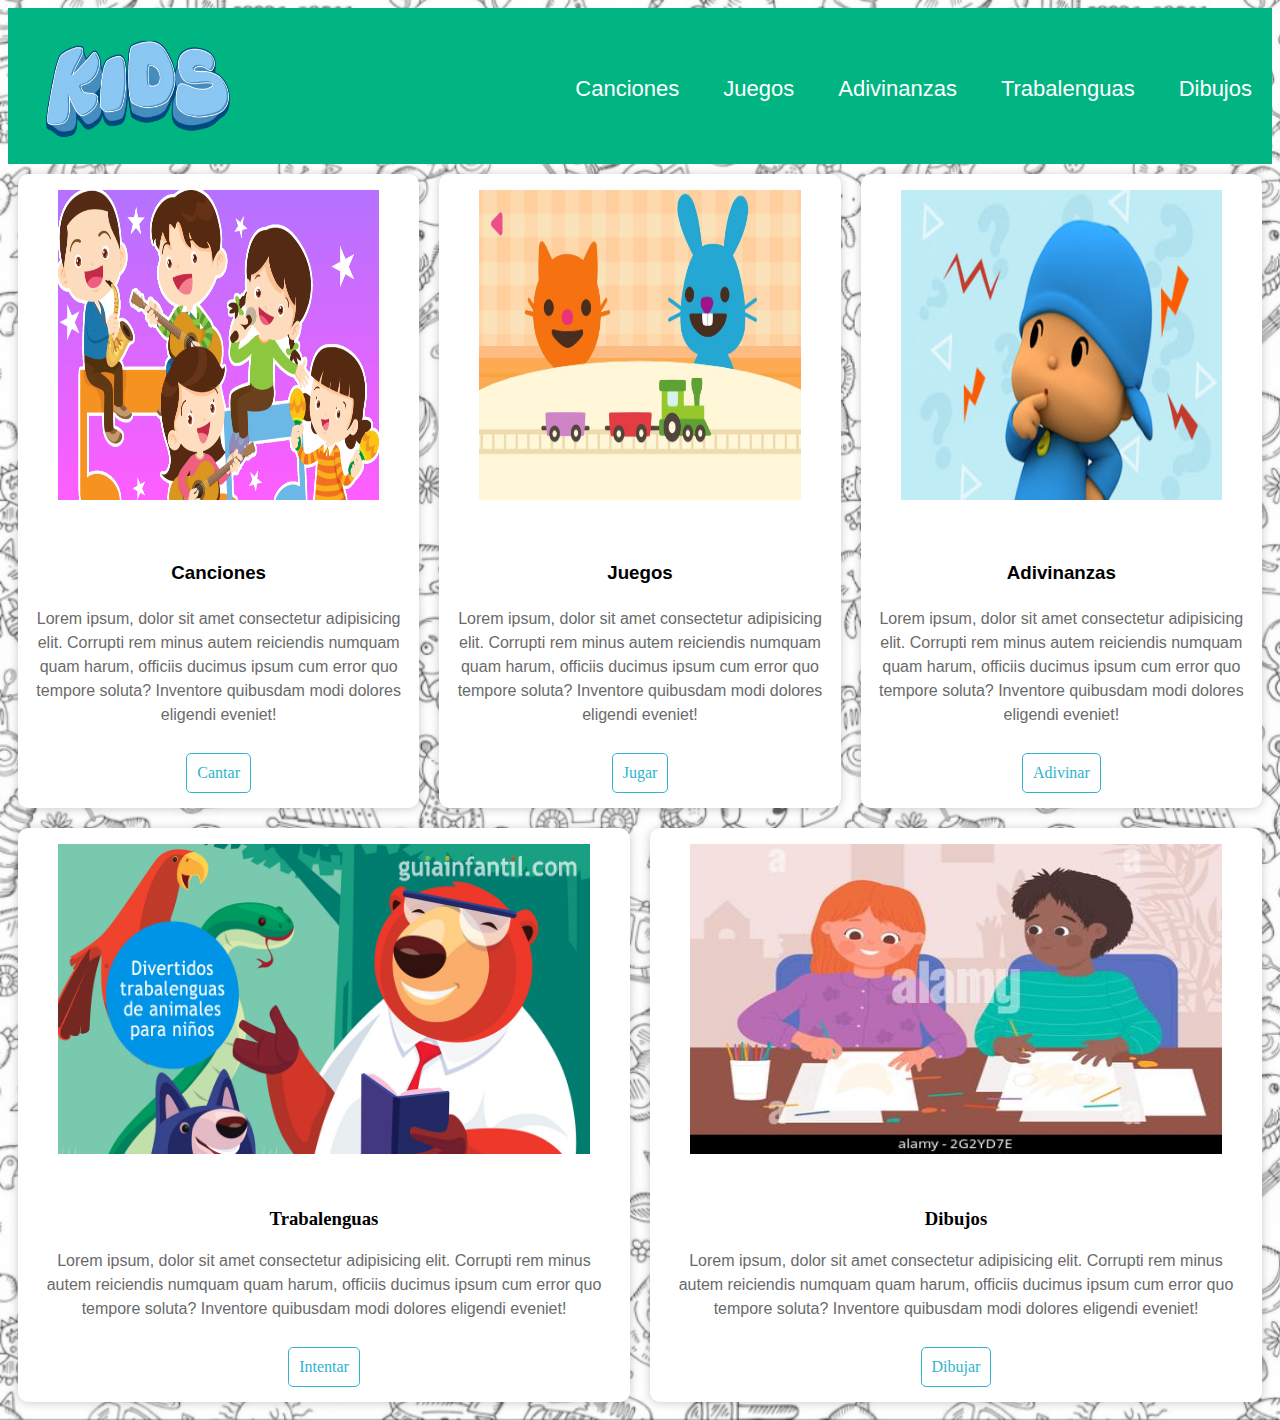
<file: index.html>
<!DOCTYPE html>
<html lang="en">
<head>
    <meta charset="UTF-8">
    <meta name="viewport" content="width=device-width, initial-scale=1.0">
    <title>Kids</title>
    <link rel="stylesheet" href="style.css">
</head>
<body>

    <div class="nav">
            <header>
                <img src="logo.png" >
                <ul>
                    <li><a href="canciones.html">Canciones</a></li>
                    <li><a href="Juegos.html">Juegos</a></li>
                    <li><a href="adivinanza/adivinanza.html">Adivinanzas</a></li>
                    <li><a href="Trabalenguas/traba.html">Trabalenguas</a></li>
                    <li><a href="dibujo/dibujo.html">Dibujos</a></li>
                </ul>
            </header>
    </div>

    <div class="container">

        <div class="card">
            <figure>
                <img src="canciones.jpg">
            </figure>
            <div class="contenido">
                <h3>Canciones</h3>
                <p>Lorem ipsum, dolor sit amet consectetur adipisicing elit. Corrupti rem minus autem reiciendis numquam quam harum, officiis ducimus ipsum cum error quo tempore soluta? Inventore quibusdam modi dolores eligendi eveniet!</p>
                <a href="canciones.html">Cantar</a>
            </div>
        </div>

        <div class="card">
            <figure>
                <img src="juegos.jpg" >
            </figure>
            <div class="contenido">
                <h3>Juegos</h3>
                <p>Lorem ipsum, dolor sit amet consectetur adipisicing elit. Corrupti rem minus autem reiciendis numquam quam harum, officiis ducimus ipsum cum error quo tempore soluta? Inventore quibusdam modi dolores eligendi eveniet!</p>
                <a href="Juegos.html">Jugar</a>
            </div>
        </div>

        <div class="card">
            <figure>
                <img src="adivinanzas.jpg" >
            </figure>
            <div class="contenido">
                <h3>Adivinanzas</h3>
                <p>Lorem ipsum, dolor sit amet consectetur adipisicing elit. Corrupti rem minus autem reiciendis numquam quam harum, officiis ducimus ipsum cum error quo tempore soluta? Inventore quibusdam modi dolores eligendi eveniet!</p>
                <a href="adivinanza/adivinanza.html">Adivinar</a>
            </div>
        </div>

    </div>

    <div class="container-2">
        <div class="card-2">
            <figure>
                <img src="trabalenguas.jpg" >
            </figure>
            <div class="contenido-2">
                <h3>Trabalenguas</h3>
                <p>Lorem ipsum, dolor sit amet consectetur adipisicing elit. Corrupti rem minus autem reiciendis numquam quam harum, officiis ducimus ipsum cum error quo tempore soluta? Inventore quibusdam modi dolores eligendi eveniet!</p>
                <a href="Trabalenguas/traba.html">Intentar</a>
            </div>
        </div>

        <div class="card-2">
            <figure>
                <img src="dibujo.jpg" >
            </figure>
            <div class="contenido-2">
                <h3>Dibujos</h3>
                <p>Lorem ipsum, dolor sit amet consectetur adipisicing elit. Corrupti rem minus autem reiciendis numquam quam harum, officiis ducimus ipsum cum error quo tempore soluta? Inventore quibusdam modi dolores eligendi eveniet!</p>
                <a href="dibujo/dibujo.html">Dibujar</a>
            </div>
        </div>
    </div>
</body>
</html>
</file>
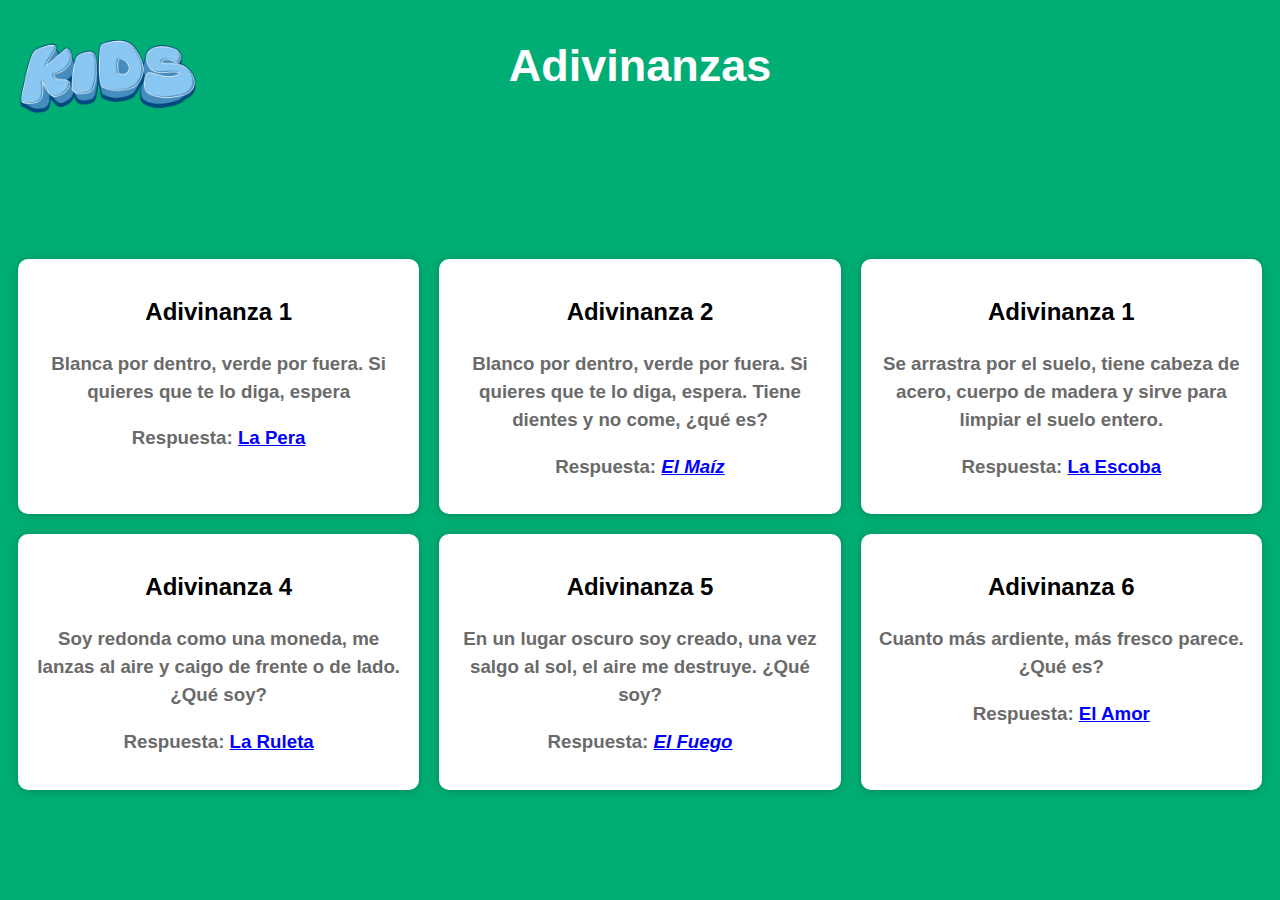
<file: adivinanza.html>
<!DOCTYPE html>
<html lang="en">
<head>
    <meta charset="UTF-8">
    <meta name="viewport" content="width=device-width, initial-scale=1.0">
    <title>Document</title>
    <link rel="stylesheet" href="adivinanza.css">
</head>
<body>

    <div class="log">
        <center><h1>Adivinanzas</h1></center>
        <img src="logo.png" >
    </div>

    <div class="content">
        
        <div class="adi">
            <div class="adiv-1">
                <h2>Adivinanza 1</h2>
                <p><h3>Blanca por dentro, verde por fuera. Si quieres que te lo diga, espera</h3></p>
                <p><h3>Respuesta: <span>La Pera</span></h3></p>
            </div>
        </div>

        <div class="adi">
            <div class="adiv-1">
                <h2>Adivinanza 2</h2>
                <p><h3>Blanco por dentro, verde por fuera. Si quieres que te lo diga, espera. Tiene dientes y no come, ¿qué es?</h3></p>
                <p><h3>Respuesta: <span><Em>El Maíz</Em></span></h3></p>
            </div>
        </div>

        <div class="adi">
            <div class="adiv-1">
                <h2>Adivinanza 1</h2>
                <p><h3>Se arrastra por el suelo, tiene cabeza de acero, cuerpo de madera y sirve para limpiar el suelo entero.</h3></p>
                <p><h3>Respuesta: <span>La Escoba</span></h3></p>
            </div>
        </div>

    </div>

    <div class="content">
        
        <div class="adi">
            <div class="adiv-1">
                <h2>Adivinanza 4</h2>
                <p><h3>Soy redonda como una moneda, me lanzas al aire y caigo de frente o de lado. ¿Qué soy?</h3></p>
                <p><h3>Respuesta: <span>La Ruleta</span></h3></p>
            </div>
        </div>

        <div class="adi">
            <div class="adiv-1">
                <h2>Adivinanza 5</h2>
                <p><h3>En un lugar oscuro soy creado, una vez salgo al sol, el aire me destruye. ¿Qué soy?</h3></p>
                <p><h3>Respuesta: <span><Em>El Fuego</Em></span></h3></p>
            </div>
        </div>

        <div class="adi">
            <div class="adiv-1">
                <h2>Adivinanza 6</h2>
                <p><h3>Cuanto más ardiente, más fresco parece. ¿Qué es?</h3></p>
                <p><h3>Respuesta: <span>El Amor</span></h3></p>
            </div>
        </div>

    </div>

</body>
</html>
</file>
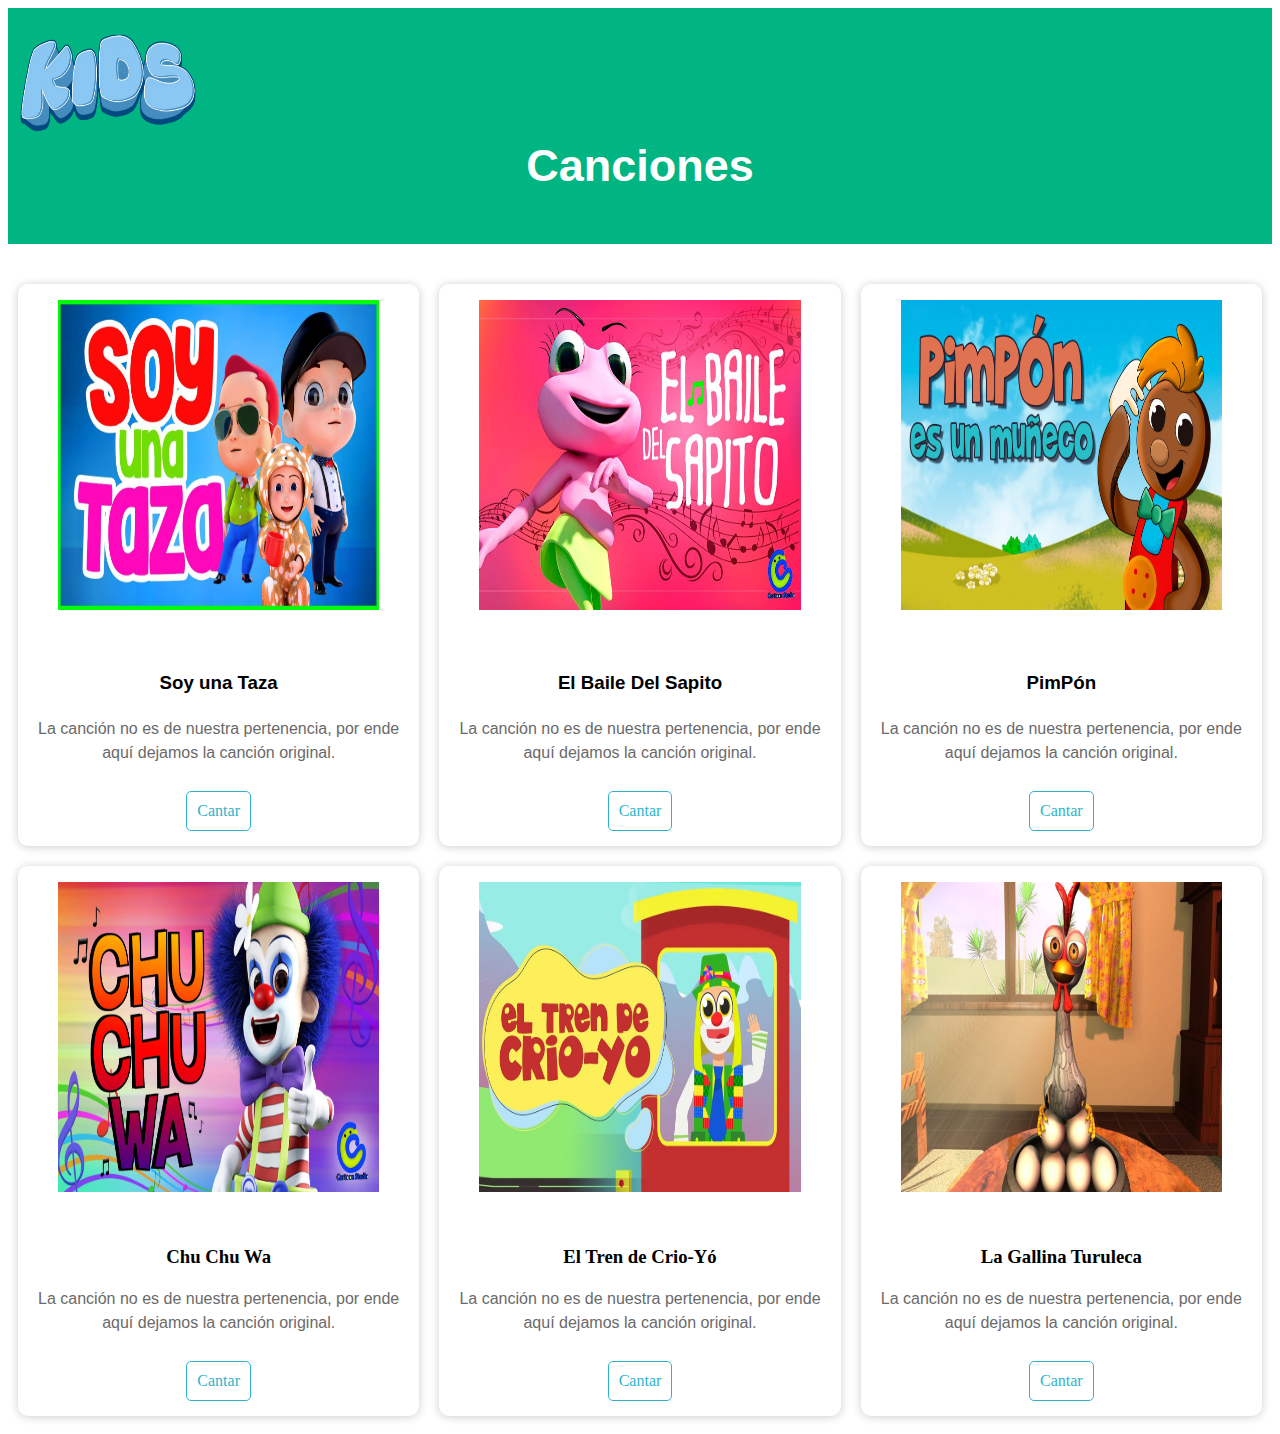
<file: canciones.html>
<!DOCTYPE html>
<html lang="en">
<head>
    <meta charset="UTF-8">
    <meta name="viewport" content="width=device-width, initial-scale=1.0">
    <title>Document</title>
    <link rel="stylesheet" href="canciones.css">
</head>
<body>
    <div class="logo">
        <a href="index.html"><img src="logo.png" ></a>
        <center><h1>Canciones</h1></center>
    </div>
    
    <div class="container">

        <div class="card">
            <figure>
                <img src="Cancion-1.jpg">
            </figure>
            <div class="contenido">
                <h3>Soy una Taza</h3>
                <p>La canción no es de nuestra pertenencia, por ende aquí dejamos la canción original.</p>
                <a href="https://www.youtube.com/watch?app=desktop&v=HkEboBOJ6kM">Cantar</a>
            </div>
        </div>

        <div class="card">
            <figure>
                <img src="cancion-2.jpg" >
            </figure>
            <div class="contenido">
                <h3>El Baile Del Sapito</h3>
                <p>La canción no es de nuestra pertenencia, por ende aquí dejamos la canción original.</p>
                <a href="https://www.youtube.com/watch?v=mrxTQZW9b08&list=PL3oAQyb9tbOez1C4ZcEmlWJ8VnTMzsBAs&index=1">Cantar</a>
            </div>
        </div>

        <div class="card">
            <figure>
                <img src="canción-3.jpg" >
            </figure>
            <div class="contenido">
                <h3>PimPón</h3>
                <p>La canción no es de nuestra pertenencia, por ende aquí dejamos la canción original.</p>
                <a href="https://www.youtube.com/watch?v=vHc8ZYMGn7c">Cantar</a>
            </div>
        </div>

    </div>

    <div class="container-2">

        <div class="card-2">
            <figure>
                <img src="canción-4.jpg">
            </figure>
            <div class="contenido-2">
                <h3>Chu Chu Wa</h3>
                <p>La canción no es de nuestra pertenencia, por ende aquí dejamos la canción original.</p>
                <a href="https://www.youtube.com/watch?v=bwl5ohtqmfQ">Cantar</a>
            </div>
        </div>

        <div class="card-2">
            <figure>
                <img src="canción-5.jpg" >
            </figure>
            <div class="contenido-2">
                <h3>El Tren de Crio-Yó</h3>
                <p>La canción no es de nuestra pertenencia, por ende aquí dejamos la canción original.</p>
                <a href="https://www.youtube.com/watch?v=Xwsrzwx4iMw">Cantar</a>
            </div>
        </div>

        <div class="card-2">
            <figure>
                <img src="cancion-6.jpg" >
            </figure>
            <div class="contenido-2">
                <h3>La Gallina Turuleca</h3>
                <p>La canción no es de nuestra pertenencia, por ende aquí dejamos la canción original.</p>
                <a href="https://www.youtube.com/watch?app=desktop&v=XQaKFU3Fh_M">Cantar</a>
            </div>
        </div>

</body>
</html>
</file>
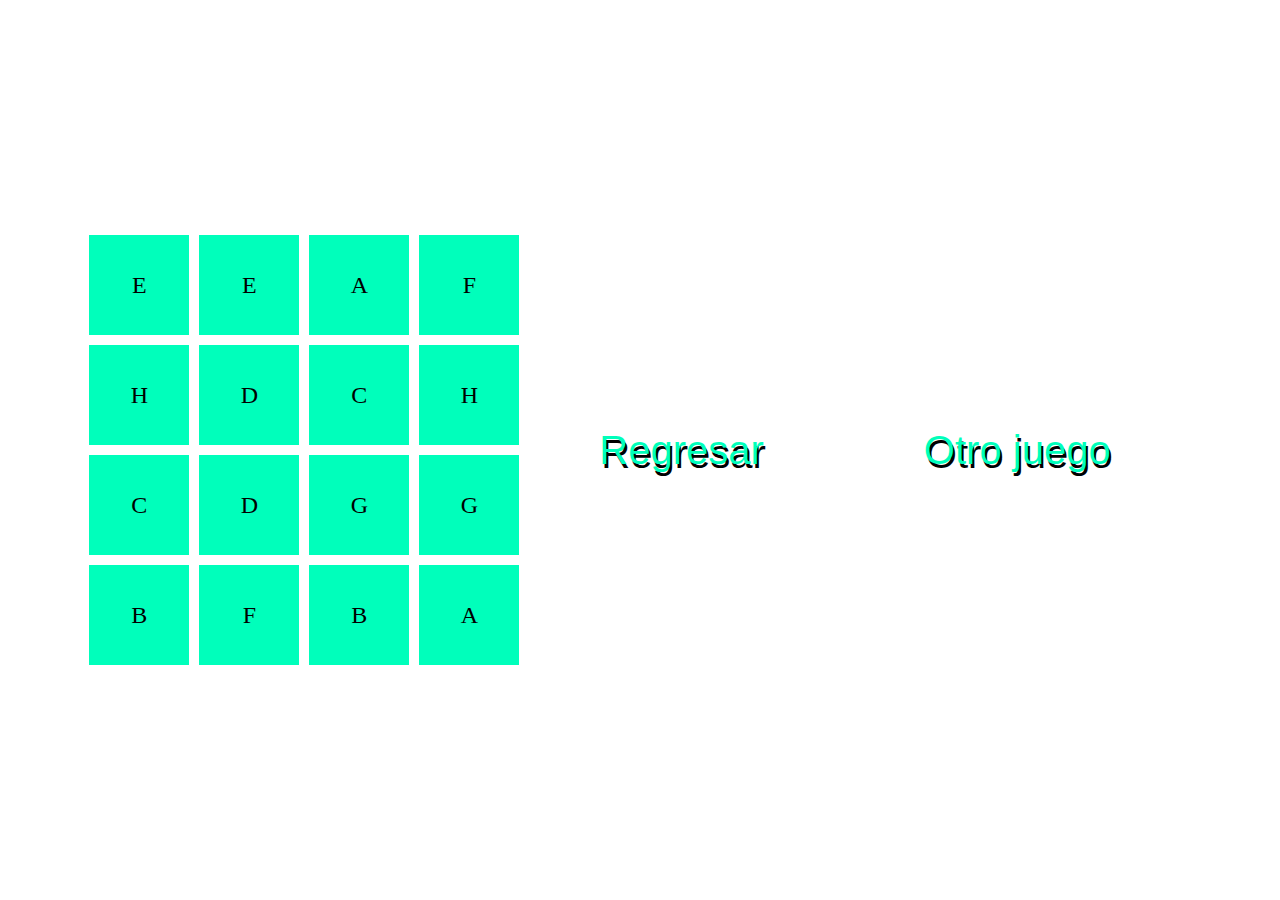
<file: Juegos.html>
<!DOCTYPE html>
<html lang="en">
<head>
  <meta charset="UTF-8">
  <meta name="viewport" content="width=device-width, initial-scale=1.0">
  <title>Juego de Memoria</title>
  <link rel="stylesheet" href="juegos.css">
</head>
<body>
  <div id="memory-board"></div>

  <a href="index.html">Regresar</a>
  <a href="juego-2.html">Otro juego</a>
  <script src="juegos.js"></script>
</body>
</html>
</file>
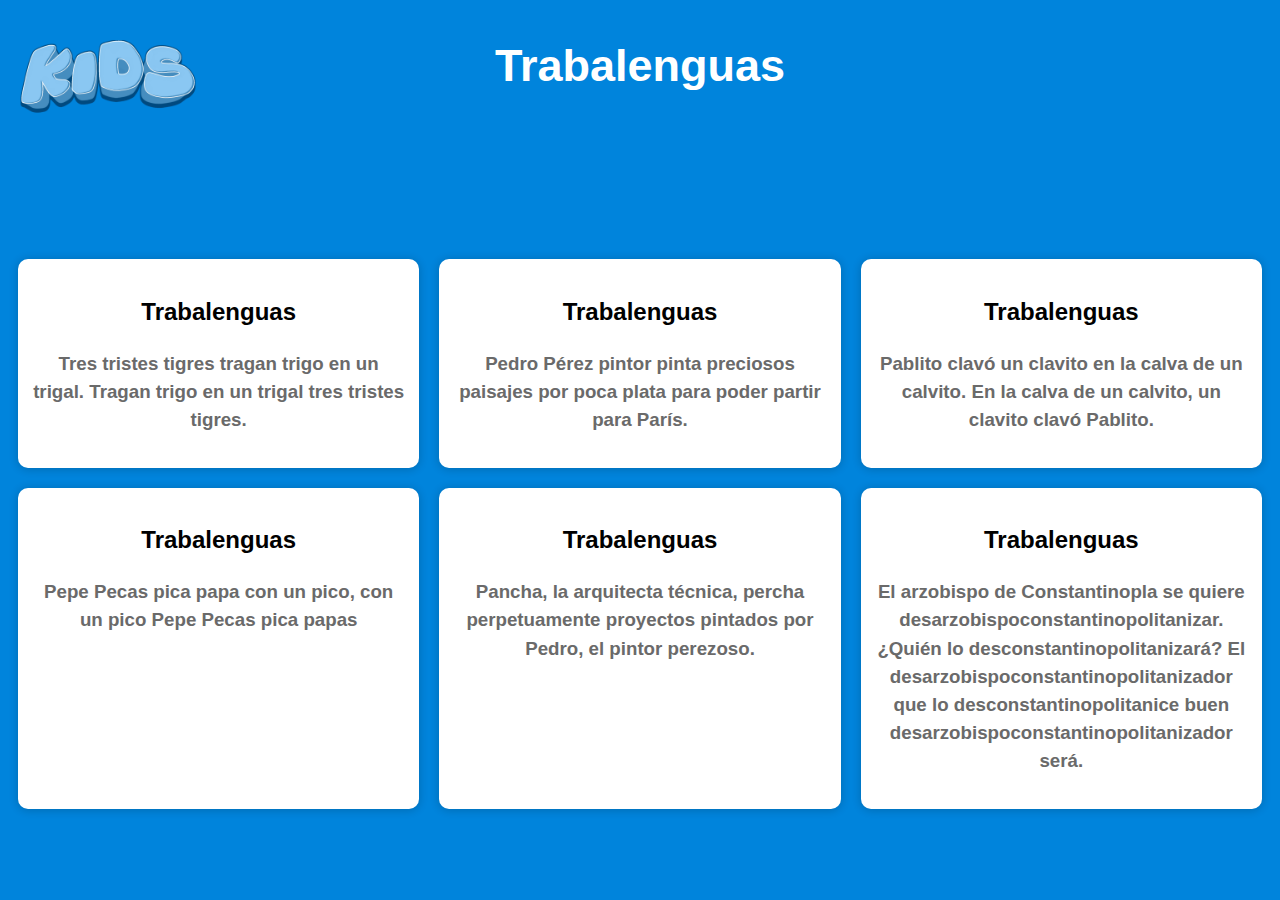
<file: traba.html>
<!DOCTYPE html>
<html lang="en">
<head>
    <meta charset="UTF-8">
    <meta name="viewport" content="width=device-width, initial-scale=1.0">
    <title>Document</title>
    <link rel="stylesheet" href="traba.css">
</head>
<body>

    <div class="log">
        <center><h1>Trabalenguas</h1></center>
        <img src="logo.png" >
    </div>

    <div class="content">
        
        <div class="adi">
            <div class="adiv-1">
                <h2>Trabalenguas</h2>
                <p><h3>Tres tristes tigres tragan trigo en un trigal. Tragan trigo en un trigal tres tristes tigres.</h3></p>
            </div>
        </div>

        <div class="adi">
            <div class="adiv-1">
                <h2>Trabalenguas</h2>
                <p><h3>Pedro Pérez pintor pinta preciosos paisajes por poca plata para poder partir para París.</h3></p>
            </div>
        </div>

        <div class="adi">
            <div class="adiv-1">
                <h2>Trabalenguas</h2>
                <p><h3>Pablito clavó un clavito en la calva de un calvito. En la calva de un calvito, un clavito clavó Pablito.</h3></p>
            </div>
        </div>

    </div>

    <div class="content">
        
        <div class="adi">
            <div class="adiv-1">
                <h2>Trabalenguas</h2>
                <p><h3>Pepe Pecas pica papa con un pico, con un pico Pepe Pecas pica papas</h3></p>
            </div>
        </div>

        <div class="adi">
            <div class="adiv-1">
                <h2>Trabalenguas</h2>
                <p><h3>Pancha, la arquitecta técnica, percha perpetuamente proyectos pintados por Pedro, el pintor perezoso.</h3></p>
            </div>
        </div>

        <div class="adi">
            <div class="adiv-1">
                <h2>Trabalenguas</h2>
                <p><h3>El arzobispo de Constantinopla se quiere desarzobispoconstantinopolitanizar. ¿Quién lo desconstantinopolitanizará? El desarzobispoconstantinopolitanizador que lo desconstantinopolitanice buen desarzobispoconstantinopolitanizador será.</h3></p>
            </div>
        </div>

    </div>

</body>
</html>
</file>
<file: style.css>
body{
    background: url(fondo.png);
    background-size: cover;
    background-repeat: no-repeat;
}

.nav img{
    width: 210px;
    height: 150px;
}

.nav header{
    display: flex;
    align-items: center;
    justify-content: space-between;
    padding-top: 6px;
    padding-left: 2%;
    background-color: rgb(0, 181, 130);
}

.nav ul li{
    display: inline-block;
    padding: 0px 20px;
}

.nav a{
    color: #fff;
    text-decoration: none;
    font-family: 'Franklin Gothic Medium', 'Arial Narrow', Arial, sans-serif;
    font-size: 22px;
}

.nav a:hover{
    text-decoration: underline;
    text-shadow: 2px 2px 0px #000;
    transition: .3s;
}

.container{
    width: 100%;
    display: flex;
    min-width: 180px;
}

.card{
    width: 50%;
    margin: 10px;
    border-radius: 10px;
    overflow: hidden;
    background: #fff;
    box-shadow: 0px 1px 10px rgba(0,0,0,0.2);
    cursor: default;
    transition: all 400ms ease;
}

.card:hover{
    box-shadow: 5px 5px 20px rgba(0,0,0,0.4);
    transform: translateY(-1%);
}

.card img{
    width: 100%;
    height: 310px;
}

.card .contenido{
    padding: 15px;
    text-align: center;
}

.card .contenido p{
    line-height: 1.5;
    color: #6a6a6a;
    font-family: 'Gill Sans', 'Gill Sans MT', Calibri, 'Trebuchet MS', sans-serif;
}

.card .contenido h3{
    line-height: 2;
    margin-bottom: 15px;
    font-family: 'Franklin Gothic Medium', 'Arial Narrow', Arial, sans-serif;
}

.card .contenido a{
    text-decoration: none;
    display: inline-block;
    padding: 10px;
    margin-top: 10px;
    color: #2fb4cc;
    border: 1px solid #2fb4cc;
    border-radius: 5px;
    transition: all 400ms ease
}

.card .contenido a:hover{
    background: #2fb4cc;
    color: #fff;
}

.container-2{
    width: 100%;
    display: flex;
    min-width: 180px;
}

.card-2{
    width: 50%;
    margin: 10px;
    border-radius: 10px;
    overflow: hidden;
    background: #fff;
    box-shadow: 0px 1px 10px rgba(0,0,0,0.2);
    cursor: default;
    transition: all 400ms ease;
}

.card-2:hover{
    box-shadow: 5px 5px 20px rgba(0,0,0,0.4);
    transform: translateY(-1%);
}

.card-2 img{
    width: 100%;
    height: 310px;
}

.card-2 .contenido-2{
    padding: 15px;
    text-align: center;
}

.card-2 .contenido-2 p{
    line-height: 1.5;
    color: #6a6a6a;
    font-family: 'Gill Sans', 'Gill Sans MT', Calibri, 'Trebuchet MS', sans-serif;
}

.card-2.contenido-2 h3{
    line-height: 2;
    margin-bottom: 15px;
    font-family: 'Franklin Gothic Medium', 'Arial Narrow', Arial, sans-serif;
}

.card-2 .contenido-2 a{
    text-decoration: none;
    display: inline-block;
    padding: 10px;
    margin-top: 10px;
    color: #2fb4cc;
    border: 1px solid #2fb4cc;
    border-radius: 5px;
    transition: all 400ms ease
}

.card-2 .contenido-2 a:hover{
    background: #2fb4cc;
    color: #fff;
}
</file>
<file: adivinanza.css>
body{
    background: rgb(0, 173, 116);
}

.content{
    width: 100%;
    display: flex;
    min-width: 180px;
}

.log img{
    width: 200px;
    transform: translateY(-7rem);
}

.log h1{
    font-family: 'Franklin Gothic Medium', 'Arial Narrow', Arial, sans-serif;
    font-size: 45px;
    padding: 10px;
    color: #fff;
}

.adi{
    justify-content: center;
    width: 100%;
    display: flex;
}

.adiv-1{
    width: 100%;
    margin: 10px;
    border-radius: 10px;
    overflow: hidden;
    background: #fff;
    box-shadow: 0px 1px 10px rgba(0,0,0,0.2);
    cursor: default;
    transition: all 400ms ease;
}

.adiv-1:hover{
    box-shadow: 5px 5px 20px rgba(0,0,0,0.4);
    transform: translateY(-1%);
}

.adiv-1 h2{
    color: #000;
}

.adi .adiv-1{
    padding: 15px;
    text-align: center;
}

.adi .adiv-1{
    line-height: 1.5;
    color: #6a6a6a;
    font-family: 'Gill Sans', 'Gill Sans MT', Calibri, 'Trebuchet MS', sans-serif;
}

.adi .adiv-1 span{
    color: #0000ff;
    text-decoration: underline;
}
</file>
<file: canciones.css>
.logo{
    background: rgb(0, 181, 130);
}
.logo img{
    width: 200px;
    height: 150px;
}

.logo h1{
    font-family: 'Franklin Gothic Medium', 'Arial Narrow', Arial, sans-serif;
    font-size: 45px;
    transform: translateY(-100%);
    color: #fff;
}

.container{
    width: 100%;
    display: flex;
    min-width: 180px;
}

.card{
    width: 50%;
    margin: 10px;
    border-radius: 10px;
    overflow: hidden;
    background: #fff;
    box-shadow: 0px 1px 10px rgba(0,0,0,0.2);
    cursor: default;
    transition: all 400ms ease;
}

.card:hover{
    box-shadow: 5px 5px 20px rgba(0,0,0,0.4);
    transform: translateY(-1%);
}

.card img{
    width: 100%;
    height: 310px;
}

.card .contenido{
    padding: 15px;
    text-align: center;
}

.card .contenido p{
    line-height: 1.5;
    color: #6a6a6a;
    font-family: 'Gill Sans', 'Gill Sans MT', Calibri, 'Trebuchet MS', sans-serif;
}

.card .contenido h3{
    line-height: 2;
    margin-bottom: 15px;
    font-family: 'Franklin Gothic Medium', 'Arial Narrow', Arial, sans-serif;
}

.card .contenido a{
    text-decoration: none;
    display: inline-block;
    padding: 10px;
    margin-top: 10px;
    color: #2fb4cc;
    border: 1px solid #2fb4cc;
    border-radius: 5px;
    transition: all 400ms ease
}

.card .contenido a:hover{
    background: #2fb4cc;
    color: #fff;
}

.container-2{
    width: 100%;
    display: flex;
    min-width: 180px;
}

.card-2{
    width: 50%;
    margin: 10px;
    border-radius: 10px;
    overflow: hidden;
    background: #fff;
    box-shadow: 0px 1px 10px rgba(0,0,0,0.2);
    cursor: default;
    transition: all 400ms ease;
}

.card-2:hover{
    box-shadow: 5px 5px 20px rgba(0,0,0,0.4);
    transform: translateY(-1%);
}

.card-2 img{
    width: 100%;
    height: 310px;
}

.card-2 .contenido-2{
    padding: 15px;
    text-align: center;
}

.card-2 .contenido-2 p{
    line-height: 1.5;
    color: #6a6a6a;
    font-family: 'Gill Sans', 'Gill Sans MT', Calibri, 'Trebuchet MS', sans-serif;
}

.card-2.contenido-2 h3{
    line-height: 2;
    margin-bottom: 15px;
    font-family: 'Franklin Gothic Medium', 'Arial Narrow', Arial, sans-serif;
}

.card-2 .contenido-2 a{
    text-decoration: none;
    display: inline-block;
    padding: 10px;
    margin-top: 10px;
    color: #2fb4cc;
    border: 1px solid #2fb4cc;
    border-radius: 5px;
    transition: all 400ms ease
}

.card-2 .contenido-2 a:hover{
    background: #2fb4cc;
    color: #fff;
}
</file>
<file: juegos.css>
body {
    display: flex;
    align-items: center;
    justify-content: center;
    height: 100vh;
    margin: 0;
  }

  a{
    padding: 80px;
    font-size: 40px;
    text-decoration: none;
    font-family: 'Franklin Gothic Medium', 'Arial Narrow', Arial, sans-serif;
    color: #00ffbb;
    text-shadow: 2px 4px 0px #000;
  }

  #memory-board {
    display: grid;
    grid-template-columns: repeat(4, 100px);
    gap: 10px;
  }
  
  .card {
    width: 100px;
    height: 100px;
    background-color: #00ffbb;
    display: flex;
    align-items: center;
    justify-content: center;
    font-size: 24px;
    cursor: pointer;
  }
  
  .card.flipped {
    background-color: #00aaff;
  }
</file>
<file: traba.css>
body{
    background: rgb(0, 132, 220);
}

.content{
    width: 100%;
    display: flex;
    min-width: 180px;
}

.log img{
    width: 200px;
    transform: translateY(-7rem);
}

.log h1{
    font-family: 'Franklin Gothic Medium', 'Arial Narrow', Arial, sans-serif;
    font-size: 45px;
    padding: 10px;
    color: #fff;
}

.adi{
    justify-content: center;
    width: 100%;
    display: flex;
}

.adiv-1{
    width: 100%;
    margin: 10px;
    border-radius: 10px;
    overflow: hidden;
    background: #fff;
    box-shadow: 0px 1px 10px rgba(0,0,0,0.2);
    cursor: default;
    transition: all 400ms ease;
}

.adiv-1:hover{
    box-shadow: 5px 5px 20px rgba(0,0,0,0.4);
    transform: translateY(-1%);
}

.adiv-1 h2{
    color: #000;
}

.adi .adiv-1{
    padding: 15px;
    text-align: center;
}

.adi .adiv-1{
    line-height: 1.5;
    color: #6a6a6a;
    font-family: 'Gill Sans', 'Gill Sans MT', Calibri, 'Trebuchet MS', sans-serif;
}

.adi .adiv-1 span{
    color: #0000ff;
    text-decoration: underline;
}
</file>
